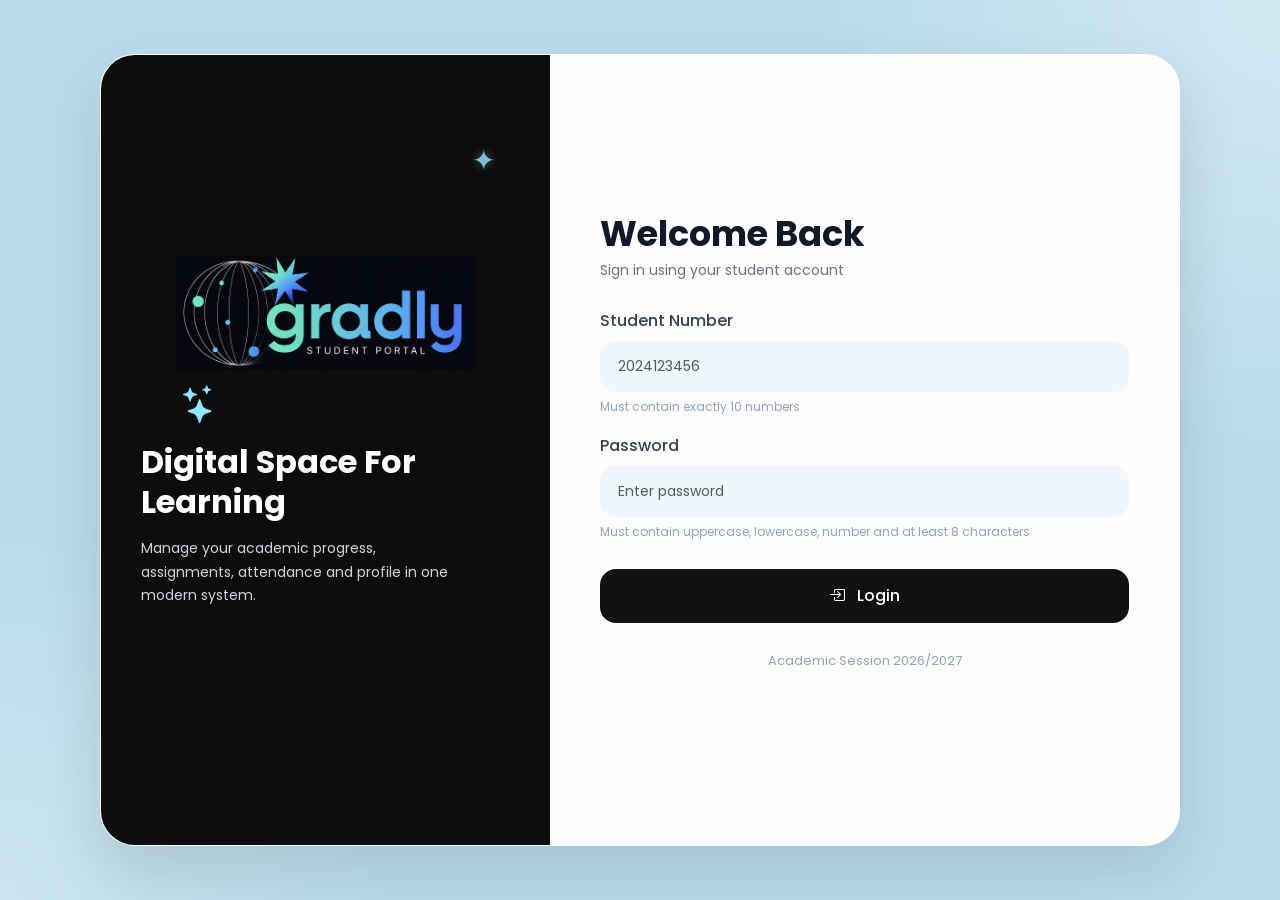
<file: index.html>
<!DOCTYPE html>
<html lang="en">
<head>
<meta charset="UTF-8">
<meta name="viewport" content="width=device-width, initial-scale=1.0">
<title>Gradly Student Profile</title>

<link href="https://cdn.jsdelivr.net/npm/bootstrap@5.3.8/dist/css/bootstrap.min.css" rel="stylesheet">
<link rel="stylesheet" href="https://cdn.jsdelivr.net/npm/bootstrap-icons@1.13.1/font/bootstrap-icons.min.css">
<link href="https://fonts.googleapis.com/css2?family=Poppins:wght@300;400;500;600;700&display=swap" rel="stylesheet">

<style>

*{
    font-family:'Poppins',sans-serif;
    box-sizing:border-box;
}

html,
body{
    margin:0;
    width:100%;
    height:100%;
    overflow:hidden;
    background:#b9dceb;
    background-image:
    radial-gradient(circle at top right, rgba(255,255,255,0.35), transparent 30%),
    radial-gradient(circle at bottom left, rgba(255,255,255,0.25), transparent 25%);
}

/* WRAPPER */

.page-wrapper{
    width:100%;
    height:100vh;
    display:flex;
    align-items:center;
    justify-content:center;
    padding:20px;
}

/* MAIN CARD */

.main-card{
    width:100%;
    max-width:1080px;
    height:88vh;
    background:rgba(255,255,255,0.90);
    backdrop-filter:blur(18px);
    border-radius:35px;
    overflow:hidden;
    box-shadow:0 25px 60px rgba(0,0,0,0.12);
    border:1px solid rgba(255,255,255,0.5);
}

.main-card .row{
    height:100%;
}

/* LEFT PANEL */

.left-panel{
    background:#0d0d0d;
    color:white;
    padding:30px 40px;
    height:100%;
    display:flex;
    flex-direction:column;
    justify-content:center;
    position:relative;
    overflow:hidden;
}

.left-panel > *{
    position:relative;
    top:-18px;
}

/* SMALL STAR */

.left-panel::after{
    content:"✦";
    position:absolute;
    top:85px;
    right:55px;
    font-size:28px;
    color:#9cecff;
    opacity:0.8;
    text-shadow:0 0 10px rgba(156,236,255,0.5);
}

/* LOGO */

.portal-logo{
    width:300px;
    max-width:100%;
    margin:0 auto 25px auto;
    display:block;
    object-fit:contain;
}

/* ICON */

.portal-icon{
    font-size:38px;
    margin-bottom:18px;
    margin-left:40px;
    margin-top:-10px;
    color:#8de7ff;
    line-height:1;
}

/* TITLE */

.left-panel h2{
    font-size:32px;
    font-weight:700;
    line-height:1.25;
    margin-bottom:15px;
}

/* DESCRIPTION */

.left-panel p{
    color:#d1d5db;
    line-height:1.7;
    max-width:320px;
    margin:0;
    font-size:14px;
}

/* RIGHT PANEL */

.right-panel{
    height:100%;
    padding:55px 50px;
    display:flex;
    flex-direction:column;
    justify-content:center;
    background:#fcfcfc;
}

/* TITLE */

.section-title{
    font-weight:700;
    font-size:35px;
    color:#111827;
    margin-bottom:5px;
}

.small-text{
    font-size:14px;
    color:#6b7280;
    margin-bottom:28px;
}

/* LABEL */

label{
    font-weight:500;
    margin-bottom:8px;
    color:#374151;
}

/* INPUT */

.form-control{
    border:none;
    background:#eef7fb;
    border-radius:16px;
    padding:15px 18px;
    font-size:14px;
    box-shadow:none !important;
    margin-bottom:8px;
}

.form-control:focus{
    background:#e4f5fb;
    border:1px solid #8de7ff;
}

/* VALIDATION */

.validation-text{
    font-size:12px;
    color:#94a3b8;
    margin-top:-2px;
    margin-bottom:18px;
}

/* BUTTON */

.btn-main{
    background:#111111;
    border:none;
    border-radius:16px;
    padding:15px;
    color:white;
    font-weight:500;
    transition:0.3s;
    margin-top:10px;
}

.btn-main:hover{
    background:#1f2937;
    transform:translateY(-2px);
}

/* FOOTER */

.footer-text{
    text-align:center;
    font-size:13px;
    color:#94a3b8;
    margin-top:28px;
}

/* MOBILE */

@media(max-width:768px){

    html,
    body{
        overflow:auto;
    }

    .page-wrapper{
        height:auto;
        min-height:100vh;
        padding:15px;
    }

    .main-card{
        height:auto;
    }

    .left-panel{
        padding:35px 28px;
        text-align:center;
        align-items:center;
    }

    .left-panel h2{
        font-size:28px;
    }

    .right-panel{
        padding:35px 25px;
    }

    .left-panel::after{
        top:25px;
        right:25px;
    }

    .portal-logo{
        width:230px;
        margin-bottom:20px;
    }
}

</style>

</head>

<body>

<div class="page-wrapper">

    <div class="main-card">

        <div class="row g-0">

            <!-- LEFT -->

            <div class="col-md-5">

                <div class="left-panel">

                    <img src="images/logo.png" class="portal-logo">

                    <i class="bi bi-stars portal-icon"></i>

                    <h2>
                        Digital Space
                        For Learning
                    </h2>

                    <p>
                        Manage your academic progress, assignments,
                        attendance and profile in one modern system.
                    </p>

                </div>

            </div>

            <!-- RIGHT -->

            <div class="col-md-7">

                <div class="right-panel">

                    <h3 class="section-title">
                        Welcome Back
                    </h3>

                    <p class="small-text">
                        Sign in using your student account
                    </p>

                    <!-- STUDENT NUMBER -->

                    <label>Student Number</label>

                    <input 
                        type="text" 
                        id="studentNo"
                        class="form-control"
                        placeholder="2024123456"
                        maxlength="10"
                    >

                    <p class="validation-text">
                        Must contain exactly 10 numbers
                    </p>

                    <!-- PASSWORD -->

                    <label>Password</label>

                    <input 
                        type="password" 
                        id="password"
                        class="form-control"
                        placeholder="Enter password"
                    >

                    <p class="validation-text">
                        Must contain uppercase, lowercase, number and at least 8 characters
                    </p>

                    <!-- BUTTON -->

                    <button 
                        class="btn btn-main w-100"
                        id="loginBtn"
                    >
                        <i class="bi bi-box-arrow-in-right me-2"></i>
                        Login
                    </button>

                    <p class="footer-text">
                        Academic Session 2026/2027
                    </p>

                </div>

            </div>

        </div>

    </div>

</div>

<script>

const loginBtn = document.getElementById("loginBtn");

loginBtn.addEventListener("click", function(){

    const studentNo = document.getElementById("studentNo").value.trim();
    const password = document.getElementById("password").value;

    // STUDENT NUMBER VALIDATION

    const studentRegex = /^\d{10}$/;

    // PASSWORD VALIDATION

    const passwordRegex = /^(?=.*[a-z])(?=.*[A-Z])(?=.*\d).{8,}$/;

    let errorMessage = "";

    // CHECK STUDENT NUMBER

    if(!studentRegex.test(studentNo)){

        if(studentNo.length < 10){
            errorMessage += "Student number is not enough (must be 10 digits).\n";
        }

        else if(studentNo.length > 10){
            errorMessage += "Student number is too long (must be 10 digits).\n";
        }

        else{
            errorMessage += "Student number must contain numbers only.\n";
        }
    }

    // CHECK PASSWORD

    if(!passwordRegex.test(password)){
        errorMessage += "Password must contain uppercase, lowercase, number and atleast 8 characters.\n";
    }

    // ERROR

    if(errorMessage !== ""){
        alert("Login Failed!\n\n" + errorMessage + "\nPlease try again.");
    }

    // SUCCESS

    else{
        window.location.href = "dashboard.html";
    }

});

</script>

</body>
</html>
</file>
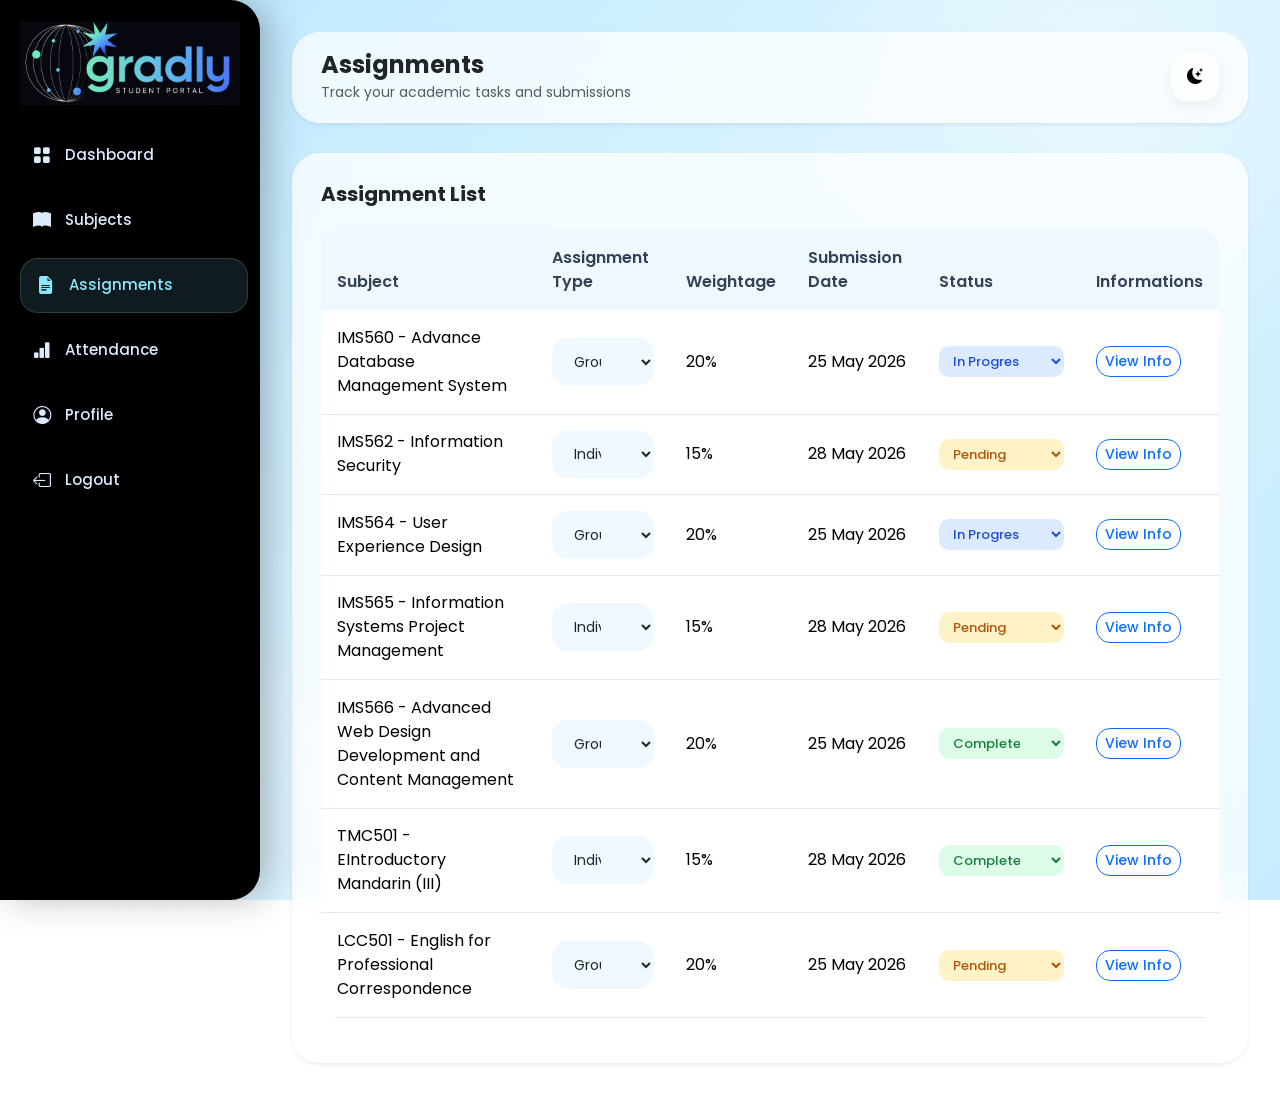
<file: assignments.html>
<!DOCTYPE html>
<html lang="en">
<head>

    <meta charset="UTF-8">

    <meta name="viewport"
          content="width=device-width, initial-scale=1.0">

    <title>Assignments</title>

    <link href="https://cdn.jsdelivr.net/npm/bootstrap@5.3.8/dist/css/bootstrap.min.css"
          rel="stylesheet">

    <link rel="stylesheet"
          href="https://cdn.jsdelivr.net/npm/bootstrap-icons@1.13.1/font/bootstrap-icons.min.css">

    <link href="https://fonts.googleapis.com/css2?family=Poppins:wght@300;400;500;600;700&display=swap"
          rel="stylesheet">

    <link rel="stylesheet" href="css/style.css">

<style>

/* =========================
   ASSIGNMENT PAGE
========================= */

.status-select{

    border-radius: 10px;
    font-weight: 500;
    border: none;

    appearance: auto !important;
    -webkit-appearance: auto !important;
    -moz-appearance: auto !important;

    background-position: right 12px center !important;
    background-size: 16px 12px !important;

    padding-right: 38px;
    min-width: 145px;

}

.status-not-started{

    background: #e5e7eb !important;
    color: #374151 !important;

}

.status-in-progress{

    background: #dbeafe !important;
    color: #1d4ed8 !important;

}

.status-pending{

    background: #fef3c7 !important;
    color: #b45309 !important;

}

.status-completed{

    background: #dcfce7 !important;
    color: #15803d !important;

}

.status-submitted{

    background: #ede9fe !important;
    color: #7c3aed !important;

}

.modal-content{

    border: none;
    border-radius: 20px;

}

.modal-header{

    padding: 20px 24px;

}

.modal-body{

    padding: 24px;

}

.info-box{

    background: #f8fafc;
    border-radius: 14px;
    padding: 14px 16px;
    height: 100%;

}

.info-title{

    font-size: 13px;
    color: #6b7280;
    margin-bottom: 3px;

}

.info-value{

    font-weight: 600;
    font-size: 15px;

}

.notes-box{

    background: #f8fafc;
    border-radius: 14px;
    padding: 16px;
    margin-top: 15px;

}

.notes-box p{

    margin: 6px 0 0;
    line-height: 1.6;
    color: #4b5563;

}

.submission-link{

    text-decoration: none;
    font-weight: 500;

}

[data-bs-theme="dark"] .info-box,
[data-bs-theme="dark"] .notes-box{

    background: #374151;

}

/* =========================
   MOBILE RESPONSIVE
========================= */

@media(max-width:992px){

    .table-responsive{

        overflow-x: auto;
        -webkit-overflow-scrolling: touch;

    }

    .table{

        min-width: 850px;

    }

}

@media(max-width:576px){

    .main-content{

        padding: 14px;

    }

    .topbar{

        padding: 16px;
        margin-bottom: 20px;

    }

    .table-card{

        padding: 15px;

    }

    .table th,
    .table td{

        font-size: 13px;
        white-space: nowrap;

    }

    .form-select-sm{

        font-size: 12px;

    }

    .btn-sm{

        font-size: 12px;

    }

    .modal-dialog{

        margin: 10px;

    }

    .modal-body{

        padding: 18px;

    }

}

.sidebar-logo-container{
    width:100%;
    display:flex;
    justify-content:center;
    align-items:center;
    overflow:hidden;
    margin-bottom:20px;
}

.sidebar-logo{
    width:220px !important;
    height:90px !important;
    object-fit:contain;
    display:block;
}

    

</style>

</head>

<body>

    <!-- SIDEBAR -->

    <div class="sidebar">

        <div class="sidebar-logo-container">

             <img src="images/logo.png" class="sidebar-logo">

        </div>

        <a href="dashboard.html">
            <i class="bi bi-grid-fill"></i>
            Dashboard
        </a>

        <a href="subjects.html">
            <i class="bi bi-book-fill"></i>
            Subjects
        </a>

        <a href="assignments.html" class="active">
            <i class="bi bi-file-earmark-text-fill"></i>
            Assignments
        </a>

        <a href="attendance.html">
            <i class="bi bi-bar-chart-fill"></i>
            Attendance
        </a>

        <a href="profile.html">
            <i class="bi bi-person-circle"></i>
            Profile
        </a>

        <a href="index.html">
            <i class="bi bi-box-arrow-left"></i>
            Logout
        </a>

    </div>

    <div class="main-content">

        <div class="topbar d-flex justify-content-between align-items-center shadow-sm">

            <div>

                <h4 class="fw-bold mb-0">
                    Assignments
                </h4>

                <small class="text-muted">
                    Track your academic tasks and submissions
                </small>

            </div>

            <button class="dark-mode-toggle"
                    id="darkModeToggle">

                <i class="bi bi-moon-stars-fill"
                   id="darkModeIcon"></i>

            </button>

        </div>

        <div class="table-card shadow-sm">

            <h5 class="fw-bold mb-4">
                Assignment List
            </h5>

            <div class="table-responsive">

                <table class="table align-middle">

                    <thead>

                        <tr>

                            <th>Subject</th>

                            <th>Assignment Type</th>

                            <th>Weightage</th>

                            <th>Submission Date</th>

                            <th>Status</th>

                            <th>Informations</th>

                        </tr>

                    </thead>

                    <tbody>

                        <!-- SUBJECT 1 -->

                        <tr>

                        <tr data-lecturer="Madam Hasinah">

                            <td class="subject-name">
                                IMS560 - Advance Database Management System
                            </td>

                            <td>

                                <select class="form-select form-select-sm assignment-type"
                                        onchange="changeAssignmentInfo(this)">

                                    <option value="group"
                                            selected>
                                        Group
                                    </option>

                                    <option value="individual">
                                        Individual
                                    </option>

                                </select>

                            </td>

                            <td class="percentage">
                                20%
                            </td>

                            <td class="due-date">
                                25 May 2026
                            </td>

                            <td>

                                <select class="form-select form-select-sm status-select"
                                        onchange="changeStatusColor(this)">

                                    <option value="not-started">
                                        Not Started
                                    </option>

                                    <option value="in-progress"
                                            selected>
                                        In Progress
                                    </option>

                                    <option value="pending">
                                        Pending
                                    </option>

                                    <option value="completed">
                                        Completed
                                    </option>

                                    <option value="submitted">
                                        Submitted
                                    </option>

                                </select>

                            </td>

                            <td>

                                <button class="btn btn-sm btn-outline-primary view-btn"
                                        data-bs-toggle="modal"
                                        data-bs-target="#assignmentModal">

                                    View Info

                                </button>

                            </td>

                        </tr>

                    <!-- SUBJECT 2 -->

                        <tr>

                        <tr data-lecturer="Miss Nadiatul Aziz">

                            <td class="subject-name">
                                IMS562 - Information Security
                            </td>

                            <td>

                                <select class="form-select form-select-sm assignment-type"
                                        onchange="changeAssignmentInfo(this)">

                                    <option value="group">
                                        Group
                                    </option>

                                    <option value="individual"
                                            selected>
                                        Individual
                                    </option>

                                </select>

                            </td>

                            <td class="percentage">
                                15%
                            </td>

                            <td class="due-date">
                                28 May 2026
                            </td>

                            <td>

                                <select class="form-select form-select-sm status-select"
                                        onchange="changeStatusColor(this)">

                                    <option value="not-started">
                                        Not Started
                                    </option>

                                    <option value="in-progress">
                                        In Progress
                                    </option>

                                    <option value="pending"
                                            selected>
                                        Pending
                                    </option>

                                    <option value="completed">
                                        Completed
                                    </option>

                                    <option value="submitted">
                                        Submitted
                                    </option>

                                </select>

                            </td>

                            <td>

                                <button class="btn btn-sm btn-outline-primary view-btn"
                                        data-bs-toggle="modal"
                                        data-bs-target="#assignmentModal">

                                    View Info

                                </button>

                            </td>

                        </tr>

                        <!-- SUBJECT 3 -->

                        <tr>

                        <tr data-lecturer="Dr Norizan Anwar">

                            <td class="subject-name">
                                IMS564 - User Experience Design
                            </td>

                            <td>

                                <select class="form-select form-select-sm assignment-type"
                                        onchange="changeAssignmentInfo(this)">

                                    <option value="group"
                                            selected>
                                        Group
                                    </option>

                                    <option value="individual">
                                        Individual
                                    </option>

                                </select>

                            </td>

                            <td class="percentage">
                                20%
                            </td>

                            <td class="due-date">
                                25 May 2026
                            </td>

                            <td>

                                <select class="form-select form-select-sm status-select"
                                        onchange="changeStatusColor(this)">

                                    <option value="not-started">
                                        Not Started
                                    </option>

                                    <option value="in-progress"
                                            selected>
                                        In Progress
                                    </option>

                                    <option value="pending">
                                        Pending
                                    </option>

                                    <option value="completed">
                                        Completed
                                    </option>

                                    <option value="submitted">
                                        Submitted
                                    </option>

                                </select>

                            </td>

                            <td>

                                <button class="btn btn-sm btn-outline-primary view-btn"
                                        data-bs-toggle="modal"
                                        data-bs-target="#assignmentModal">

                                    View Info

                                </button>

                            </td>

                        </tr>

                        <!-- SUBJECT 4 -->

                        <tr>

                        <tr data-lecturer="Sir Khairul Mizan">

                            <td class="subject-name">
                                IMS565 - Information Systems Project Management
                            </td>

                            <td>

                                <select class="form-select form-select-sm assignment-type"
                                        onchange="changeAssignmentInfo(this)">

                                    <option value="group">
                                        Group
                                    </option>

                                    <option value="individual"
                                            selected>
                                        Individual
                                    </option>

                                </select>

                            </td>

                            <td class="percentage">
                                15%
                            </td>

                            <td class="due-date">
                                28 May 2026
                            </td>

                            <td>

                                <select class="form-select form-select-sm status-select"
                                        onchange="changeStatusColor(this)">

                                    <option value="not-started">
                                        Not Started
                                    </option>

                                    <option value="in-progress">
                                        In Progress
                                    </option>

                                    <option value="pending"
                                            selected>
                                        Pending
                                    </option>

                                    <option value="completed">
                                        Completed
                                    </option>

                                    <option value="submitted">
                                        Submitted
                                    </option>

                                </select>

                            </td>

                            <td>

                                <button class="btn btn-sm btn-outline-primary view-btn"
                                        data-bs-toggle="modal"
                                        data-bs-target="#assignmentModal">

                                    View Info

                                </button>

                            </td>

                        </tr>

                        <!-- SUBJECT 5 -->

                        <tr>

                        <tr data-lecturer="Dr Asyraf Wahi Anuar">

                            <td class="subject-name">
                                IMS566 - Advanced Web Design Development and Content Management
                            </td>

                            <td>

                                <select class="form-select form-select-sm assignment-type"
                                        onchange="changeAssignmentInfo(this)">

                                    <option value="group"
                                            selected>
                                        Group
                                    </option>

                                    <option value="individual">
                                        Individual
                                    </option>

                                </select>

                            </td>

                            <td class="percentage">
                                20%
                            </td>

                            <td class="due-date">
                                25 May 2026
                            </td>

                            <td>

                                <select class="form-select form-select-sm status-select"
                                        onchange="changeStatusColor(this)">

                                    <option value="not-started">
                                        Not Started
                                    </option>

                                    <option value="in-progress">
                                        In Progress
                                    </option>

                                    <option value="pending">
                                        Pending
                                    </option>

                                    <option value="completed"
                                            selected>
                                        Completed
                                    </option>

                                    <option value="submitted">
                                        Submitted
                                    </option>

                                </select>

                            </td>

                            <td>

                                <button class="btn btn-sm btn-outline-primary view-btn"
                                        data-bs-toggle="modal"
                                        data-bs-target="#assignmentModal">

                                    View Info

                                </button>

                            </td>

                        </tr>


                        <!-- SUBJECT 6 -->

                        <tr>

                        <tr data-lecturer="Laoshi Hong Wei San">

                            <td class="subject-name">
                                TMC501 - EIntroductory Mandarin (III)
                            </td>

                            <td>

                                <select class="form-select form-select-sm assignment-type"
                                        onchange="changeAssignmentInfo(this)">

                                    <option value="group">
                                        Group
                                    </option>

                                    <option value="individual"
                                            selected>
                                        Individual
                                    </option>

                                </select>

                            </td>

                            <td class="percentage">
                                15%
                            </td>

                            <td class="due-date">
                                28 May 2026
                            </td>

                            <td>

                                <select class="form-select form-select-sm status-select"
                                        onchange="changeStatusColor(this)">

                                    <option value="not-started">
                                        Not Started
                                    </option>

                                    <option value="in-progress">
                                        In Progress
                                    </option>

                                    <option value="pending">
                                        Pending
                                    </option>

                                    <option value="completed"
                                            selected>
                                        Completed
                                    </option>

                                    <option value="submitted">
                                        Submitted
                                    </option>

                                </select>

                            </td>

                            <td>

                                <button class="btn btn-sm btn-outline-primary view-btn"
                                        data-bs-toggle="modal"
                                        data-bs-target="#assignmentModal">

                                    View Info

                                </button>

                            </td>

                        </tr>

                        <!-- SUBJECT 7 -->

                        <tr data-lecturer="Madam Munirah">

                            <td class="subject-name">
                                LCC501 - English for Professional Correspondence
                            <td>

                                <select class="form-select form-select-sm assignment-type"
                                        onchange="changeAssignmentInfo(this)">

                                    <option value="group"
                                            selected>
                                        Group
                                    </option>

                                    <option value="individual">
                                        Individual
                                    </option>

                                </select>

                            </td>

                            <td class="percentage">
                                20%
                            </td>

                            <td class="due-date">
                                25 May 2026
                            </td>

                            <td>

                                <select class="form-select form-select-sm status-select"
                                        onchange="changeStatusColor(this)">

                                    <option value="not-started">
                                        Not Started
                                    </option>

                                    <option value="in-progress">
                                        In Progress
                                    </option>

                                    <option value="pending"
                                            selected>
                                        Pending
                                    </option>

                                    <option value="completed">
                                        Completed
                                    </option>

                                    <option value="submitted">
                                        Submitted
                                    </option>

                                </select>

                            </td>

                            <td>

                                <button class="btn btn-sm btn-outline-primary view-btn"
                                        data-bs-toggle="modal"
                                        data-bs-target="#assignmentModal">

                                    View Info

                                </button>

                            </td>

                        </tr>

                    </tbody>

                </table>

            </div>

        </div>

    </div>

    <!-- MODAL -->

    <div class="modal fade"
         id="assignmentModal"
         tabindex="-1">

        <div class="modal-dialog modal-lg modal-dialog-centered">

            <div class="modal-content">

                <div class="modal-header border-0">

                    <h5 class="modal-title fw-bold">
                        Assignment Details
                    </h5>

                    <button type="button"
                            class="btn-close"
                            data-bs-dismiss="modal">
                    </button>

                </div>

                <div class="modal-body pt-0">

                    <div class="row g-3">

    <div class="col-md-6">
        <div class="info-box">
            <div class="info-title">Subject</div>
            <div class="info-value" id="modalSubject">IMS564</div>
        </div>
    </div>

    <div class="col-md-6">
        <div class="info-box">
            <div class="info-title">Assignment Type</div>
            <div class="info-value" id="assignmentTypeText">Group Assignment</div>
        </div>
    </div>

    <div class="col-md-6">
        <div class="info-box">
            <div class="info-title">Percentage</div>
            <div class="info-value" id="modalPercentage">20%</div>
        </div>
    </div>

    <div class="col-md-6">
        <div class="info-box">
            <div class="info-title">Due Date</div>
            <div class="info-value" id="modalDueDate">25 May 2026</div>
        </div>
    </div>

    <div class="col-md-6">
        <div class="info-box">
            <div class="info-title">
    Lecturer
</div>

<div class="info-value"
     id="modalLecturer">
    Lecturer Name
</div>
        </div>
    </div>

    <div class="col-md-6">
        <div class="info-box">
            <div class="info-title">Submission Link</div>
            <div class="info-value">
                <a href="https://drive.google.com/drive/folders/1lUnHeU_xJreMopz1FlIzKYC2Oas0WV3J" class="submission-link">Open Link</a>
            </div>
        </div>
    </div>

</div>

                    <div class="notes-box">

                        <strong>
                            Notes
                        </strong>

                        <p>

                            Complete all assignment requirements before the due date and upload the final version through the submission portal.

                        </p>

                    </div>

                </div>

            </div>

        </div>

    </div>

    <script src="https://cdn.jsdelivr.net/npm/bootstrap@5.3.8/dist/js/bootstrap.bundle.min.js"></script>

    <script>

    const darkModeToggle =
        document.getElementById('darkModeToggle');

    const darkModeIcon =
        document.getElementById('darkModeIcon');

    const body =
        document.body;

    // =========================
    // LOAD SAVED THEME
    // =========================

    const savedTheme =
        localStorage.getItem('theme') || 'light';

    body.setAttribute(
        'data-bs-theme',
        savedTheme
    );

    updateIcon(savedTheme);

    // =========================
    // TOGGLE DARK MODE
    // =========================

    darkModeToggle.addEventListener('click', () => {

        const currentTheme =
            body.getAttribute('data-bs-theme');

        const newTheme =
            currentTheme === 'dark'
            ? 'light'
            : 'dark';

        body.setAttribute(
            'data-bs-theme',
            newTheme
        );

        localStorage.setItem(
            'theme',
            newTheme
        );

        updateIcon(newTheme);

    });

    // =========================
    // UPDATE ICON
    // =========================

    function updateIcon(theme){

        if(theme === 'dark'){

            darkModeIcon.className =
                'bi bi-sun-fill';

        } else {

            darkModeIcon.className =
                'bi bi-moon-stars-fill';

        }

    }

        const assignmentRules = {

            group: {

                percentage: '20%',

                dueDate: '25 May 2026',

                typeText: 'Group Assignment'

            },

            individual: {

                percentage: '15%',

                dueDate: '28 May 2026',

                typeText: 'Individual Assignment'

            }

        };

        const assignmentState = {};

        function changeAssignmentInfo(select){

            const row =
                select.closest('tr');

            const rowIndex =
                row.rowIndex;

            const type =
                select.value;

            const data =
                assignmentRules[type];

            row.querySelector('.percentage').innerText =
                data.percentage;

            row.querySelector('.due-date').innerText =
                data.dueDate;

            if(!assignmentState[rowIndex]){

                assignmentState[rowIndex] = {

                    group: 'in-progress',

                    individual: 'pending'

                };

            }

            const savedStatus =
                assignmentState[rowIndex][type];

            const statusSelect =
                row.querySelector('.status-select');

            statusSelect.value =
                savedStatus;

            changeStatusColor(statusSelect);

        }

        function changeStatusColor(select){

            select.classList.remove(
                'status-not-started',
                'status-in-progress',
                'status-pending',
                'status-completed',
                'status-submitted'
            );

            const value =
                select.value;

            if(value === 'not-started'){

                select.classList.add('status-not-started');

            }

            else if(value === 'in-progress'){

                select.classList.add('status-in-progress');

            }

            else if(value === 'pending'){

                select.classList.add('status-pending');

            }

            else if(value === 'completed'){

                select.classList.add('status-completed');

            }

            else if(value === 'submitted'){

                select.classList.add('status-submitted');

            }

            const row =
                select.closest('tr');

            const rowIndex =
                row.rowIndex;

            const type =
                row.querySelector('.assignment-type').value;

            if(!assignmentState[rowIndex]){

                assignmentState[rowIndex] = {};

            }

            assignmentState[rowIndex][type] =
                value;

        }

        document.querySelectorAll('.status-select')
            .forEach(select => {

                changeStatusColor(select);

            });

        const viewButtons =
            document.querySelectorAll('.view-btn');

        viewButtons.forEach(button => {

            button.addEventListener('click', function(){

                const row =
                    this.closest('tr');

                const subject =
                    row.querySelector('.subject-name').innerText;

                const type =
                    row.querySelector('.assignment-type').value;

                const percentage =
                    row.querySelector('.percentage').innerText;

                const dueDate =
                    row.querySelector('.due-date').innerText;

                const lecturer =
                    row.dataset.lecturer;

                const data =
                    assignmentRules[type];

                document.getElementById('modalSubject').innerText =
                    subject;

                document.getElementById('assignmentTypeText').innerText =
                    data.typeText;

                document.getElementById('modalPercentage').innerText =
                    percentage;

                document.getElementById('modalDueDate').innerText =
                    dueDate;

                document.getElementById('modalLecturer').innerText =
                    lecturer;

            });

        });

    </script>

<script>

    let assignments = [

        {
            task: "Web Design Project",
            status: "Pending"
        },

        {
            task: "Database Report",
            status: "Completed"
        },

        {
            task: "UI Presentation",
            status: "Pending"
        },

        {
            task: "IMS566 Proposal",
            status: "Pending"
        }

    ];

    localStorage.setItem(
        'assignments',
        JSON.stringify(assignments)
    );

</script>

</body>
</html>
</file>
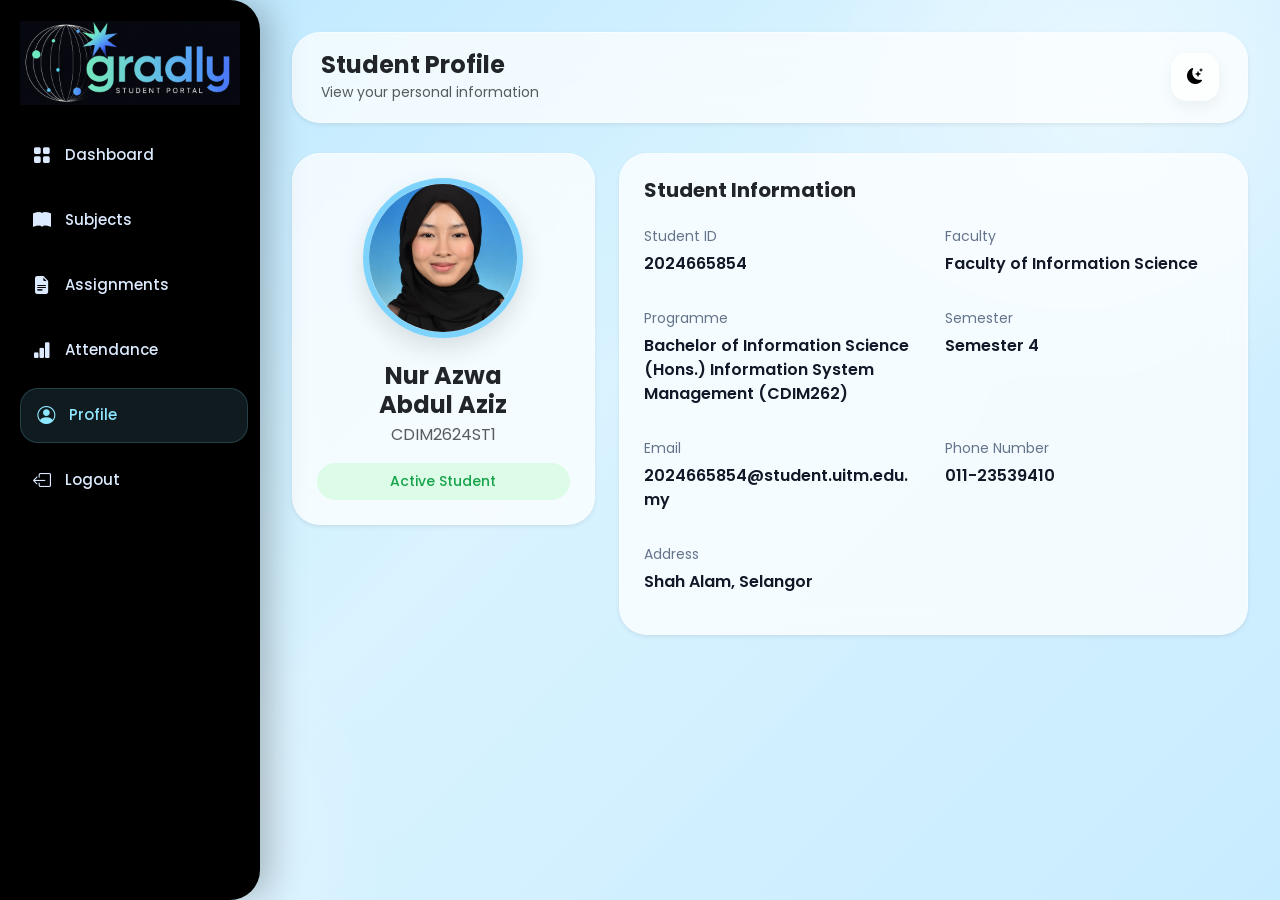
<file: profile.html>
<!-- profile.php -->

<!DOCTYPE html>
<html lang="en">
<head>

    <meta charset="UTF-8">
    <meta name="viewport" content="width=device-width, initial-scale=1.0">

    <title>Profile</title>

    <!-- Bootstrap CSS -->
    <link href="https://cdn.jsdelivr.net/npm/bootstrap@5.3.8/dist/css/bootstrap.min.css" rel="stylesheet">

    <!-- Bootstrap Icons -->
    <link rel="stylesheet" href="https://cdn.jsdelivr.net/npm/bootstrap-icons@1.13.1/font/bootstrap-icons.min.css">

    <!-- Google Font -->
    <link href="https://fonts.googleapis.com/css2?family=Poppins:wght@300;400;500;600;700&display=swap" rel="stylesheet">

    <!-- External CSS -->
    <link rel="stylesheet" href="css/style.css">

    <style>

.sidebar-logo-container{
    width:100%;
    display:flex;
    justify-content:center;
    align-items:center;
    overflow:hidden;
    margin-bottom:20px;
}

.sidebar-logo{
    width:220px !important;
    height:90px !important;
    object-fit:contain;
    display:block;
}

    </style>

</head>

<body>

    <!-- SIDEBAR -->

    <div class="sidebar">

        <div class="sidebar-logo-container">

             <img src="images/logo.png" class="sidebar-logo">

        </div>

        <a href="dashboard.html">
            <i class="bi bi-grid-fill"></i>
            Dashboard
        </a>

        <a href="subjects.html">
            <i class="bi bi-book-fill"></i>
            Subjects
        </a>

        <a href="assignments.html">
            <i class="bi bi-file-earmark-text-fill"></i>
            Assignments
        </a>

        <a href="attendance.html">
            <i class="bi bi-bar-chart-fill"></i>
            Attendance
        </a>

        <a href="profile.html" class="active">
            <i class="bi bi-person-circle"></i>
            Profile
        </a>

        <a href="index.html">
            <i class="bi bi-box-arrow-left"></i>
            Logout
        </a>

    </div>

    <!-- MAIN CONTENT -->

    <div class="main-content">

        <!-- TOPBAR -->

        <div class="topbar d-flex justify-content-between align-items-center shadow-sm">

            <div>

                <h4 class="fw-bold mb-0">
                    Student Profile
                </h4>

                <small class="text-muted">
                    View your personal information
                </small>

            </div>

            <button class="dark-mode-toggle" id="darkModeToggle">
                <i class="bi bi-moon-stars-fill" id="darkModeIcon"></i>
            </button>

        </div>

        <!-- PROFILE SECTION -->

        <div class="row g-4">

            <!-- LEFT SIDE -->

            <div class="col-lg-4">

                <div class="card profile-card shadow-sm text-center p-4">

                    <img
                        src="images/profile.jpg"
                        alt="Profile Picture"
                        class="profile-image"
                    > <br>

                    <h4 class="fw-bold mb-1">
                        Nur Azwa <br> Abdul Aziz
                    </h4>

                    <p class="text-muted mb-3">
                        CDIM2624ST1
                    </p>

                    <div class="student-status">
                        Active Student
                    </div>

                </div>

            </div>

            <!-- RIGHT SIDE -->

            <div class="col-lg-8">

                <div class="card profile-details shadow-sm p-4">

                    <h5 class="fw-bold mb-4">
                        Student Information
                    </h5>

                    <div class="row mb-3">

                        <div class="col-md-6">

                            <p class="profile-label">
                                Student ID
                            </p>

                            <p class="profile-value">
                                2024665854
                            </p>

                        </div>

                        <div class="col-md-6">

                            <p class="profile-label">
                                Faculty
                            </p>

                            <p class="profile-value">
                                Faculty of Information Science
                            </p>

                        </div>

                    </div>

                    <div class="row mb-3">

                        <div class="col-md-6">

                            <p class="profile-label">
                                Programme
                            </p>

                            <p class="profile-value">
                                Bachelor of Information Science (Hons.) Information System Management (CDIM262)
                            </p>

                        </div>

                        <div class="col-md-6">

                            <p class="profile-label">
                                Semester
                            </p>

                            <p class="profile-value">
                                Semester 4
                            </p>

                        </div>

                    </div>

                    <div class="row mb-3">

                        <div class="col-md-6">

                            <p class="profile-label">
                                Email
                            </p>

                            <p class="profile-value">
                                2024665854@student.uitm.edu.my
                            </p>

                        </div>

                        <div class="col-md-6">

                            <p class="profile-label">
                                Phone Number
                            </p>

                            <p class="profile-value">
                                011-23539410
                            </p>

                        </div>

                    </div>

                    <div class="row">

                        <div class="col-md-12">

                            <p class="profile-label">
                                Address
                            </p>

                            <p class="profile-value">
                                Shah Alam, Selangor
                            </p>

                        </div>

                    </div>

                </div>

            </div>

        </div>

    </div>

    <!-- Bootstrap JS -->

    <script src="https://cdn.jsdelivr.net/npm/bootstrap@5.3.8/dist/js/bootstrap.bundle.min.js"></script>

    <!-- DARK MODE -->

    <script>

    const darkModeToggle =
        document.getElementById('darkModeToggle');

    const darkModeIcon =
        document.getElementById('darkModeIcon');

    const body =
        document.body;

    // =========================
    // LOAD SAVED THEME
    // =========================

    const savedTheme =
        localStorage.getItem('theme') || 'light';

    body.setAttribute(
        'data-bs-theme',
        savedTheme
    );

    updateIcon(savedTheme);

    // =========================
    // TOGGLE DARK MODE
    // =========================

    darkModeToggle.addEventListener('click', () => {

        const currentTheme =
            body.getAttribute('data-bs-theme');

        const newTheme =
            currentTheme === 'dark'
            ? 'light'
            : 'dark';

        body.setAttribute(
            'data-bs-theme',
            newTheme
        );

        localStorage.setItem(
            'theme',
            newTheme
        );

        updateIcon(newTheme);

    });

    // =========================
    // UPDATE ICON
    // =========================

    function updateIcon(theme){

        if(theme === 'dark'){

            darkModeIcon.className =
                'bi bi-sun-fill';

        } else {

            darkModeIcon.className =
                'bi bi-moon-stars-fill';

        }

    }

</script>

</body>
</html>
</file>
<file: css/style.css>
/* =========================
   GOOGLE FONT + BODY
========================= */

body{
    font-family:'Poppins',sans-serif;
    background:linear-gradient(
        135deg,
        #b9e7ff 0%,
        #d9f3ff 45%,
        #c8ecff 100%
    );
    background-attachment:fixed;
    min-height:100vh;
    position:relative;
    overflow-x:hidden;
    transition:0.3s;
}

/* BACKGROUND GLOW */

body::before{
    content:'';
    position:fixed;
    top:-250px;
    right:-180px;
    width:700px;
    height:700px;
    background:radial-gradient(circle, rgba(255,255,255,0.45), transparent 65%);
    z-index:-1;
}

body::after{
    content:'';
    position:fixed;
    bottom:-250px;
    left:-180px;
    width:600px;
    height:600px;
    background:radial-gradient(circle, rgba(255,255,255,0.3), transparent 65%);
    z-index:-1;
}

/* =========================
   SIDEBAR
========================= */

.sidebar{
    width:260px;
    height:100vh;

    background:#000000 !important;

    position:fixed;
    top:0;
    left:0;

    padding:18px 16px;

    border-top-right-radius:30px;
    border-bottom-right-radius:30px;

    box-shadow:
    10px 0 35px rgba(0,0,0,0.25);

    overflow:hidden;

    z-index:999;

    display:flex;
    flex-direction:column;
}

/* REMOVE BOOTSTRAP OVERRIDE */

.sidebar *{
    color:inherit;
}

/* =========================
   SIDEBAR LOGO
========================= */

.sidebar-logo-container{
    width:100%;
    display:flex;
    justify-content:center;
    align-items:center;
    margin-bottom:24px;
    padding:0;
}

/* BIGGER LOGO */

.sidebar-logo{
    width:100% !important;
    max-width:230px !important;
    height:110px !important;
    object-fit:contain;
    display:block;
    filter:drop-shadow(0 8px 15px rgba(0,0,0,0.3));
}

/* =========================
   SIDEBAR MENU
========================= */

.sidebar a{
    display:flex;
    align-items:center;
    color:#dbeafe;
    text-decoration:none;
    padding:13px 16px;
    border-radius:18px;
    margin-bottom:10px;
    transition:0.3s;
    font-weight:500;
    font-size:15px;
    border:1px solid transparent;
    flex-shrink:0;
}

.sidebar a:hover,
.sidebar a.active{
    background:rgba(130,220,255,0.12);
    color:#8de7ff;
    border:1px solid rgba(141,231,255,0.18);
    transform:translateX(4px);
    box-shadow:0 8px 20px rgba(0,0,0,0.08);
}

.sidebar a i{
    margin-right:14px;
    font-size:18px;
}

/* =========================
   MAIN CONTENT
========================= */

.main-content{
    margin-left:260px;
    padding:32px;
}

/* =========================
   TOPBAR
========================= */

.topbar{
    background:rgba(255,255,255,0.72);
    backdrop-filter:blur(16px);
    -webkit-backdrop-filter:blur(16px);
    padding:18px 28px;
    border-radius:28px;
    margin-bottom:30px;
    border:1px solid rgba(255,255,255,0.45);
    box-shadow:
    0 10px 30px rgba(15,23,42,0.06),
    inset 0 1px 0 rgba(255,255,255,0.5);
    transition:0.3s;
}

/* =========================
   DASHBOARD CARD
========================= */

.dashboard-card{
    border:none;
    border-radius:28px;
    padding:26px;
    transition:0.3s;
    background:rgba(255,255,255,0.74);
    backdrop-filter:blur(16px);
    -webkit-backdrop-filter:blur(16px);
    box-shadow:
    0 10px 30px rgba(15,23,42,0.06),
    inset 0 1px 0 rgba(255,255,255,0.55);
    border:1px solid rgba(255,255,255,0.4);
}

.dashboard-card:hover{
    transform:translateY(-6px);
    box-shadow:
    0 18px 35px rgba(15,23,42,0.1),
    inset 0 1px 0 rgba(255,255,255,0.55);
}

/* =========================
   CARD ICON
========================= */

.card-icon{
    width:68px;
    height:68px;
    border-radius:22px;
    display:flex;
    align-items:center;
    justify-content:center;
    font-size:28px;
    color:white;
    box-shadow:0 10px 20px rgba(0,0,0,0.12);
}

.bg-blue{
    background:linear-gradient(135deg,#38bdf8,#2563eb);
}

.bg-green{
    background:linear-gradient(135deg,#34d399,#10b981);
}

.bg-orange{
    background:linear-gradient(135deg,#fb923c,#f97316);
}

.bg-purple{
    background:linear-gradient(135deg,#8b5cf6,#6d28d9);
}

/* =========================
   CHART + TABLE CARD
========================= */

.chart-card,
.table-card{
    background:rgba(255,255,255,0.74);
    backdrop-filter:blur(16px);
    -webkit-backdrop-filter:blur(16px);
    border-radius:28px;
    padding:28px;
    border:1px solid rgba(255,255,255,0.4);
    box-shadow:
    0 10px 30px rgba(15,23,42,0.06),
    inset 0 1px 0 rgba(255,255,255,0.55);
    transition:0.3s;
}

/* =========================
   TABLE
========================= */

.table{
    border-radius:18px;
    overflow:hidden;
}

.table th{
    font-weight:600;
    border:none;
    background:#eff8ff;
    color:#334155;
    padding:16px;
}

.table td{
    vertical-align:middle;
    border-color:#e2e8f0;
    padding:16px;
}

/* =========================
   BUTTONS
========================= */

.btn{
    border-radius:14px;
    font-weight:500;
    transition:0.3s;
}

.btn-primary{
    background:linear-gradient(135deg,#38bdf8,#2563eb);
    border:none;
    box-shadow:0 8px 18px rgba(37,99,235,0.25);
}

.btn-primary:hover{
    transform:translateY(-2px);
    background:linear-gradient(135deg,#0ea5e9,#1d4ed8);
}

/* =========================
   DARK MODE BUTTON
========================= */

.dark-mode-toggle{
    border:none;
    background:rgba(255,255,255,0.7);
    width:48px;
    height:48px;
    border-radius:16px;
    transition:0.3s;
    box-shadow:0 5px 15px rgba(0,0,0,0.06);
}

.dark-mode-toggle:hover{
    transform:scale(1.05);
}

/* =========================
   FORM
========================= */

.form-control,
.form-select{
    border:none;
    background:#f0f9ff;
    border-radius:16px;
    padding:13px 18px;
    box-shadow:none !important;
}

.form-control:focus,
.form-select:focus{
    background:#ffffff;
    border:1px solid #7dd3fc;
    box-shadow:0 0 0 4px rgba(125,211,252,0.2) !important;
}

/* =========================
   MODAL
========================= */

.modal-content{
    border:none;
    border-radius:28px;
    box-shadow:0 20px 50px rgba(0,0,0,0.12);
    overflow:hidden;
    background:rgba(255,255,255,0.95);
}

.modal-header{
    padding:22px 26px;
    border-bottom:1px solid #edf2f7;
}

.modal-body{
    padding:26px;
}

/* =========================
   INFO BOX
========================= */

.info-box{
    background:#f8fcff;
    border-radius:18px;
    padding:18px;
    height:100%;
    border:1px solid #dbeafe;
    transition:0.3s;
}

.info-box:hover{
    transform:translateY(-4px);
    box-shadow:0 10px 20px rgba(0,0,0,0.06);
}

.info-title{
    font-size:12px;
    color:#64748b;
    margin-bottom:5px;
    text-transform:uppercase;
    letter-spacing:0.6px;
}

.info-value{
    font-weight:600;
    font-size:15px;
    color:#0f172a;
}

/* =========================
   NOTES BOX
========================= */

.notes-box{
    background:#f8fcff;
    border:1px solid #dbeafe;
    border-radius:18px;
    padding:18px;
    margin-top:18px;
}

.notes-box p{
    margin:6px 0 0;
    line-height:1.8;
    color:#475569;
}

.submission-link{
    text-decoration:none;
    font-weight:600;
    color:#0284c7;
}

/* =========================
   STATUS SELECT
========================= */

.status-select{
    width:125px !important;
    min-width:125px !important;

    border-radius:12px;

    font-weight:600;

    font-size:13px;

    border:none;

    padding:
    5px 28px 5px 10px !important;
}

.status-select.status-not-started{
    background:#e5e7eb !important;
    color:#374151 !important;
}

.status-select.status-in-progress{
    background:#dbeafe !important;
    color:#1d4ed8 !important;
}

.status-select.status-pending{
    background:#fef3c7 !important;
    color:#b45309 !important;
}

.status-select.status-completed{
    background:#dcfce7 !important;
    color:#15803d !important;
}

.status-select.status-submitted{
    background:#ede9fe !important;
    color:#7c3aed !important;
}

/* =========================
   PROFILE PAGE
========================= */

.profile-card,
.profile-details{
    border:none;
    border-radius:28px;
    background:rgba(255,255,255,0.74);
    backdrop-filter:blur(16px);
    border:1px solid rgba(255,255,255,0.4);
    box-shadow:
    0 10px 30px rgba(15,23,42,0.06),
    inset 0 1px 0 rgba(255,255,255,0.55);
}

.profile-image{
    width:160px !important;
    height:160px !important;
    max-width:160px !important;
    max-height:160px !important;
    object-fit:cover;
    border-radius:50% !important;
    border:6px solid #7dd3fc;
    display:block;
    margin:0 auto;
    box-shadow:0 10px 25px rgba(0,0,0,0.12);
}

.student-status{
    background:#dcfce7 !important;
    color:#16a34a !important;
    padding:8px 18px;
    border-radius:30px;
    font-size:14px;
    font-weight:500;
    display:inline-block;
}

.profile-label{
    font-size:14px;
    color:#64748b;
    margin-bottom:5px;
}

.profile-value{
    font-size:16px;
    font-weight:600;
    color:#111827;
}


/* =========================
   DARK MODE
========================= */

body[data-bs-theme="dark"]{
    background:#020617;
}

body[data-bs-theme="dark"] body{
    background:linear-gradient(
        135deg,
        #020617,
        #081226,
        #0f172a
    );
}

body[data-bs-theme="dark"] .sidebar{
    background:linear-gradient(
        180deg,
        #020617,
        #081226,
        #0f172a
    ) !important;
}

body[data-bs-theme="dark"] .topbar,
body[data-bs-theme="dark"] .dashboard-card,
body[data-bs-theme="dark"] .chart-card,
body[data-bs-theme="dark"] .table-card,
body[data-bs-theme="dark"] .modal-content,
body[data-bs-theme="dark"] .profile-card,
body[data-bs-theme="dark"] .profile-details{
    background:rgba(15,23,42,0.88);
    color:white;
    border:1px solid rgba(255,255,255,0.05);
}

body[data-bs-theme="dark"] .table{
    color:white;
}

body[data-bs-theme="dark"] .table th{
    background:#1e293b;
    color:white;
}

body[data-bs-theme="dark"] .text-muted{
    color:#cbd5e1 !important;
}

body[data-bs-theme="dark"] .dark-mode-toggle{
    background:#1e293b;
    color:white;
}

body[data-bs-theme="dark"] .form-control,
body[data-bs-theme="dark"] .form-select{
    background:#1e293b;
    color:white;
}

body[data-bs-theme="dark"] .form-control::placeholder{
    color:#cbd5e1;
}

body[data-bs-theme="dark"] .info-box,
body[data-bs-theme="dark"] .notes-box{
    background:#1e293b;
    border-color:#334155;
}

body[data-bs-theme="dark"] .info-value,
body[data-bs-theme="dark"] .profile-value{
    color:white;
}

/* =========================
   RESPONSIVE
========================= */

@media(max-width:992px){

    .sidebar{
        width:100%;
        height:auto;
        position:relative;
        border-radius:0;
    }

    .main-content{
        margin-left:0;
    }

    .table-responsive{
        overflow-x:auto;
    }

    table{
        min-width:750px;
    }

    .modal-dialog{
        margin:15px;
    }
}

@media(max-width:576px){

    .main-content{
        padding:18px;
    }

    .sidebar-logo{
        width:100px !important;
        max-width:100px !important;
    }

    .table th,
    .table td{
        font-size:13px;
        white-space:nowrap;
    }

    .form-select-sm,
    .btn-sm{
        font-size:12px;
    }

    .modal-body{
        padding:18px;
    }

    .info-box{
        padding:12px;
    }

    .info-title{
        font-size:11px;
    }

    .info-value{
        font-size:14px;
    }

    .dashboard-card,
    .chart-card,
    .table-card{
        padding:18px;
    }
}

/* =========================
   FIX DROPDOWN ARROW
========================= */

.assignment-type{
    appearance:auto !important;
    -webkit-appearance:auto !important;
    -moz-appearance:auto !important;

    padding-right:2.3rem !important;
}
</file>
